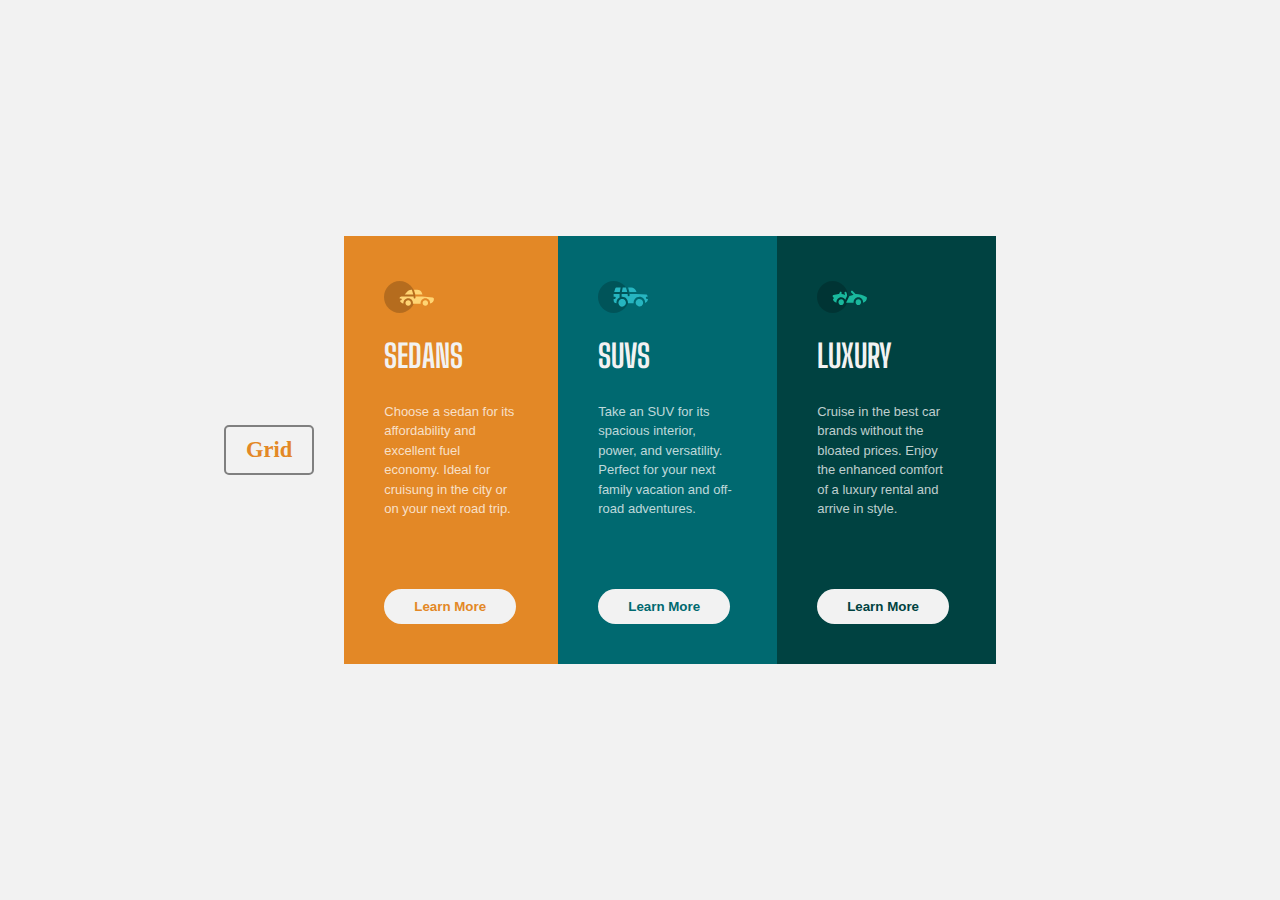
<file: index.html>
<!DOCTYPE html>
<html lang="en">
<head>
    <meta charset="UTF-8">
    <meta http-equiv="X-UA-Compatible" content="IE=edge">
    <meta name="viewport" content="width=device-width, initial-scale=1.0">
    <title>Flexbox Layout</title>
    <link rel="stylesheet" href="style.css">
    <link rel="preconnect" href="https://fonts.googleapis.com">
    <link rel="preconnect" href="https://fonts.gstatic.com" crossorigin>
    <link href="https://fonts.googleapis.com/css2?family=Big+Shoulders+Display:wght@100;200;400&family=Open+Sans&display=swap" rel="stylesheet">
</head>
<body>
    <main>
        <h2>
            <a href="grid.html">Grid</a>
        </h2>

        <div class="main-div">
            <div class="first-cont">
                <img src="img/icon-sedans.svg" alt="">
                <h3>SEDANS</h3>
                <br>
                <p>Choose a sedan for its affordability and excellent fuel economy. Ideal for cruisung in the city or on your next road trip.</p>
                <button class="but1">Learn More</button>
            </div>
            <div class="sec-cont">
                <img src="img/icon-suvs.svg" alt="">
                <h3>SUVS</h3>
                <br>
                <p>Take an SUV for its spacious interior, power, and versatility. Perfect for your next family vacation and off-road adventures.</p>
                <button class="but2">Learn More</button>
            </div>
            <div class="third-cont">
                <img src="img/icon-luxury.svg" alt="">
                <h3>LUXURY</h3>
                <br>
                <p>Cruise in the best car brands without the bloated prices. Enjoy the enhanced comfort of a luxury rental and arrive in style.</p>
                <button class="but3">Learn More</button>
            </div>
        </div>
    </main>
</body>
</html>
</file>
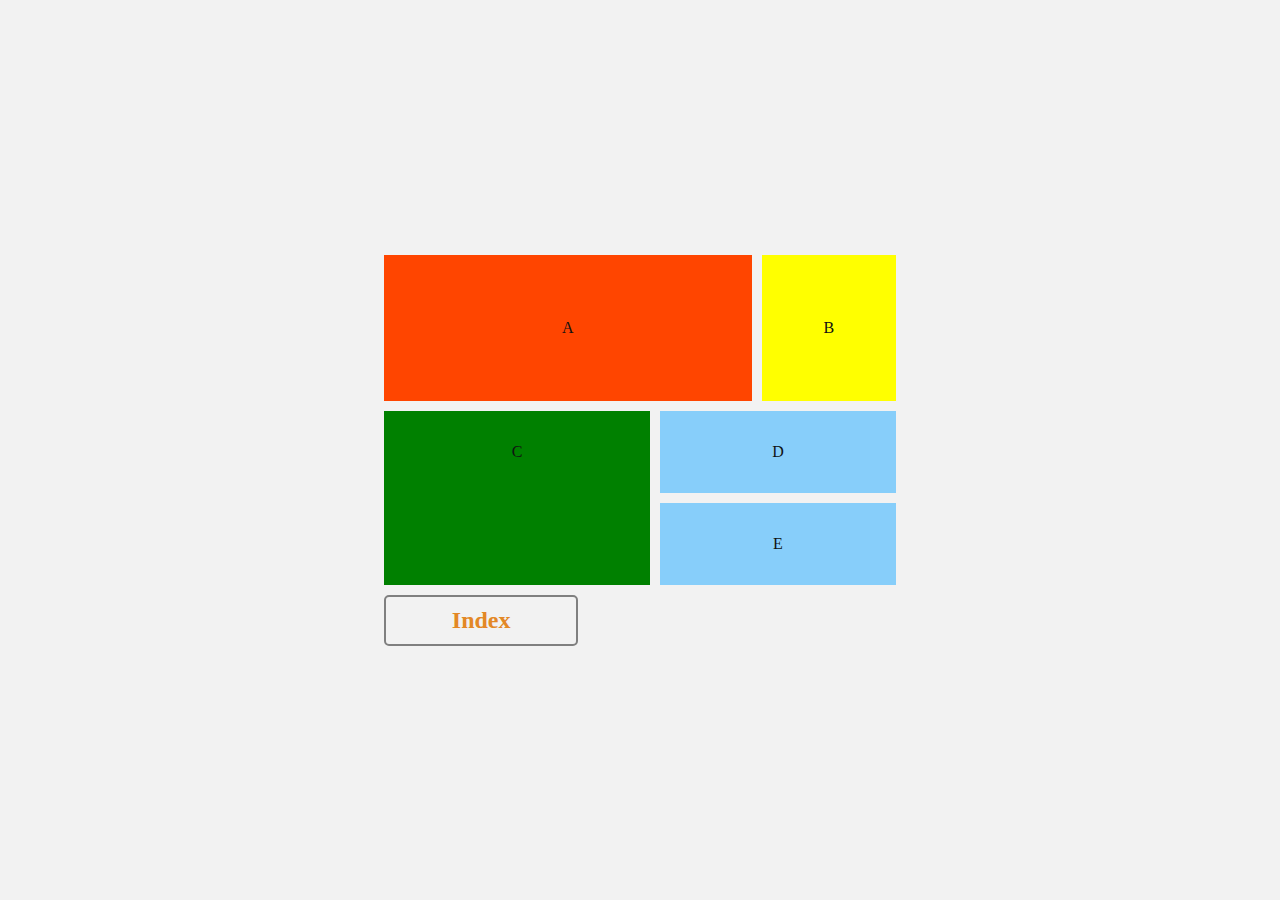
<file: grid.html>
<!DOCTYPE html>
<html lang="en">
<head>
    <meta charset="UTF-8">
    <meta http-equiv="X-UA-Compatible" content="IE=edge">
    <meta name="viewport" content="width=device-width, initial-scale=1.0">
    <title>Grid Layout</title>
    <link rel="stylesheet" href="grid.css">
</head>
<body>
    <main>
        <h2>
            <a href="index.html">Index</a>
        </h2>
        <div class="item-a">A</div>
        <div class="item-b">B</div>
        <div class="item-c">C</div>
        <div class="item-d">D</div>
        <div class="item-e">E</div>
    </main>
</body>
</html>
</file>
<file: style.css>
*{
    margin: 0;
    padding: 0;
    box-sizing: border-box;
}
body{
    background-color: hsl(0, 0%, 95%);
    font-size: 15px;
    max-width: 1440px;
}
h2{
    text-align: center;
    border: 2px solid gray;
    border-radius: 5px;
    padding: 10px 20px;
    margin-right: -30px;
}
main{
    display: flex;
    justify-content: center;
    align-items: center;
    height: 100vh;
    width: 65%;
    margin: auto;
}
.main-div{
    display: flex;
    /* border: 1px;
    border-radius: 50px; */
    margin: 30px;
    padding: 30px;
}
.first-cont{
    background-color: hsl(31, 77%, 52%);
    color: hsl(0, 0%, 95%);
    font-weight: 700;
    padding: 40px;
}

.sec-cont{
    background-color: hsl(184, 100%, 22%);
    color: hsl(0, 0%, 95%);
    font-weight: 700;
    padding: 40px;
}
.third-cont{
    background-color: hsl(179, 100%, 13%);
    color: hsl(0, 0%, 95%);
    font-weight: 700;
    padding: 40px;
}
p{
    color: hsla(0, 0%, 100%, 0.75);
    font-family: 'Lexend Deca', sans-serif;
    font-weight: 400;
    width: 100%;
    line-height: 1.5em;
    margin-top: 10px;
    font-size: small;
}
img{
    padding: 5px 0 20px 0;
    width: 50px;
}
h3{
    font-weight: 700;
    font-family: 'Big Shoulders Display', cursive;
    font-size: xx-large;
}
a{
    text-align: center;
    text-decoration: none;
    color: hsl(31, 77%, 52%);
}
.but1{
    color: hsl(31, 77%, 52%);
    background-color: hsl(0, 0%, 95%);
    border: 1px;
    border-radius: 50px;
    margin-top: 70px;
    padding: 10px 30px 10px 30px;
    font-weight: 700;
}

.but2{
    color: hsl(184, 100%, 22%);
    background-color: hsl(0, 0%, 95%);
    border: 1px;
    border-radius: 50px;
    margin-top: 70px;
    padding: 10px 30px 10px 30px;
    font-weight: 700;
}
.but3{
    color: hsl(179, 100%, 13%);
    background-color: hsl(0, 0%, 95%);
    border: 1px;
    border-radius: 50px;
    margin-top: 70px;
    padding: 10px 30px 10px 30px;
    font-weight: 700;
}
button:hover{
    cursor: pointer;
    border: 2px solid white;
    color: white;
    background-color: transparent;
    border-radius: 50px;
    margin-top: 70px;
    padding: 10px 30px 10px 30px;
    font-weight: 700;
}
</file>
<file: grid.css>
*{
    margin: 0;
    padding: 0;
}
body{
    background-color: hsl(0, 0%, 95%);
    color: rgb(16, 18, 18);
    display: flex;
    place-items: center;
    height: 100vh;
}
main{
    display: grid;
    grid-template-areas: 
    'a a a b'
    'c c d d'
    'c c e e'
    ;
    gap: 10px;
    width: 40%;
    margin: auto;
}
main div{
    text-align: center;
}
.item-a{
    background-color: orangered;
    grid-area: a;
    padding: 4em 1em;
}
.item-b{
    background-color: yellow;
    grid-area: b;
    padding: 4em 1em;
}
.item-c{
    background-color: green;
    grid-area: c;
    padding: 2em 1em;
}
.item-d{
    background-color: lightskyblue;
    grid-area: d;
    padding: 2em 1em;
}
.item-e{
    background-color: lightskyblue;
    grid-area: e;
    padding: 2em 1em;
}
h2{
    padding: 10px 20px;
    text-align: center;
    border: 2px solid gray;
    border-radius: 5px;
    margin-right: -30px;
}
a{
    text-decoration: none;
    text-align: center;
    color: hsl(31, 77%, 52%);
}
</file>
